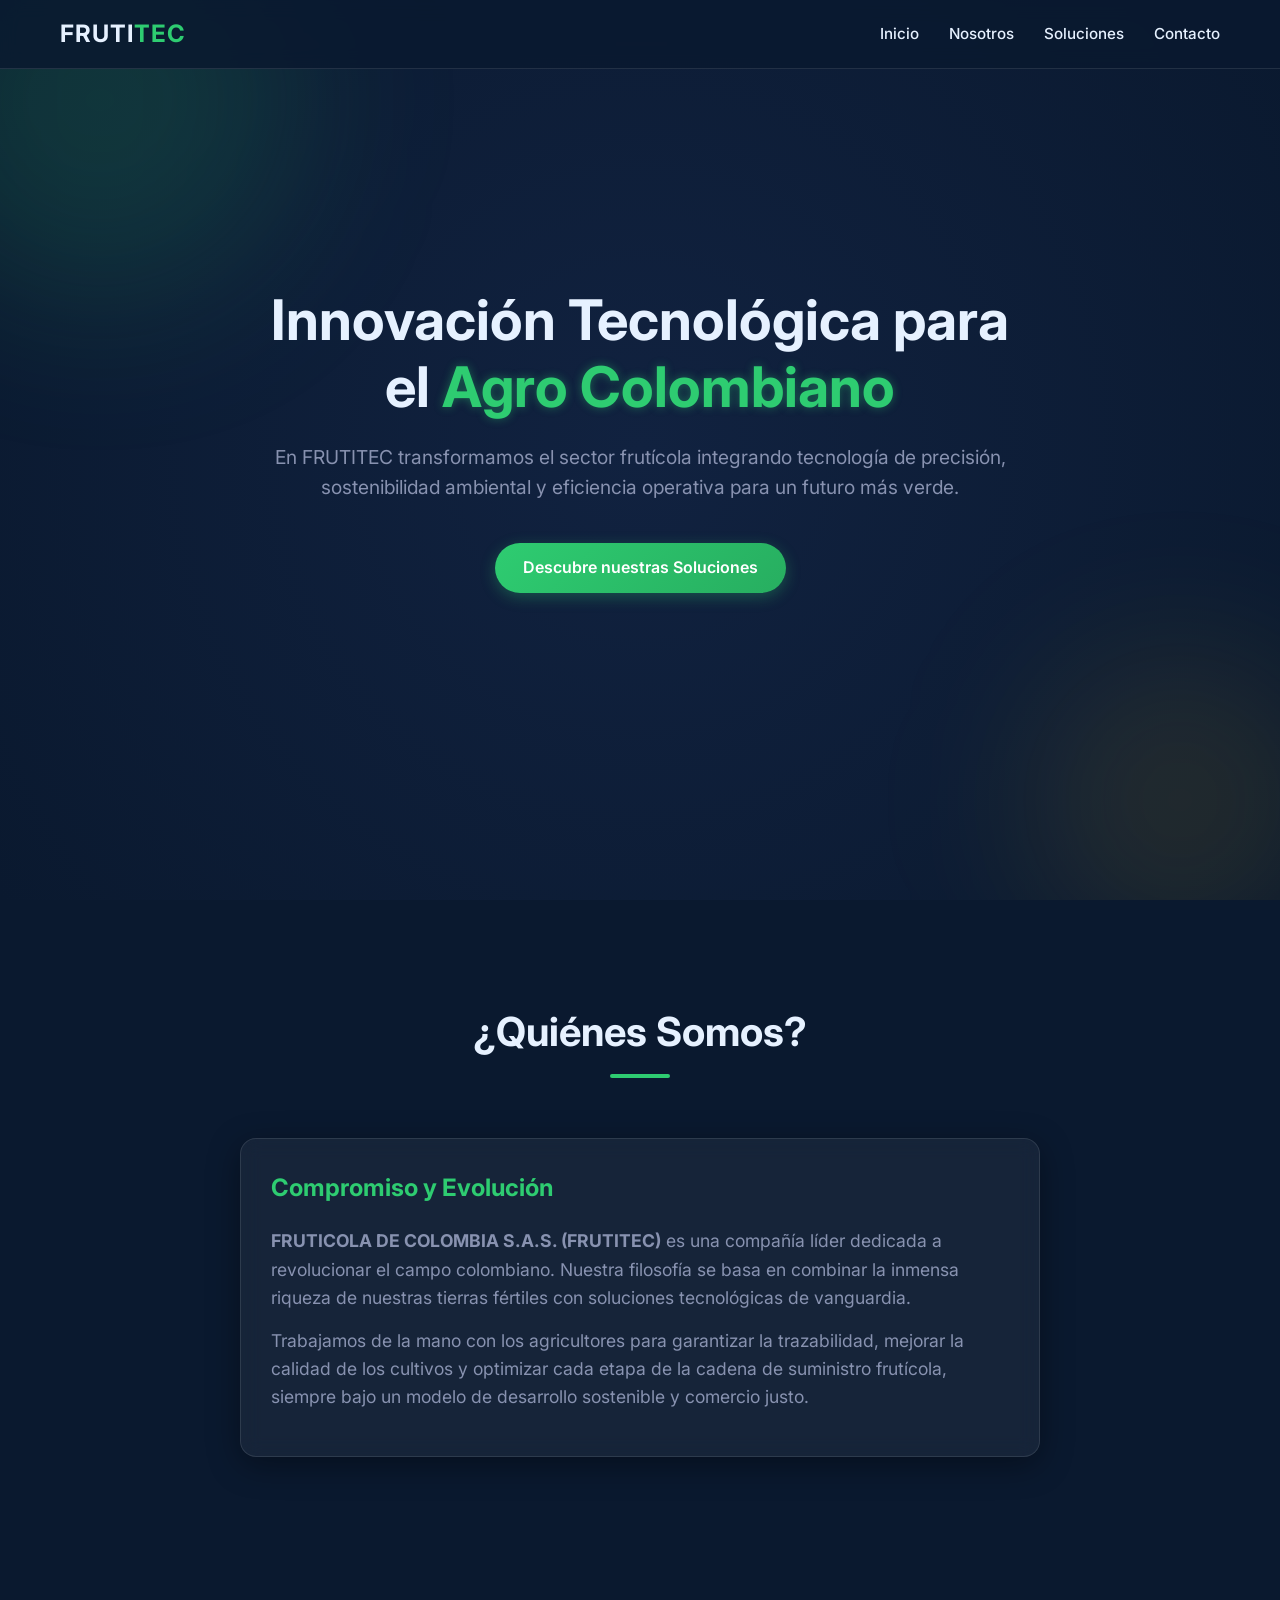
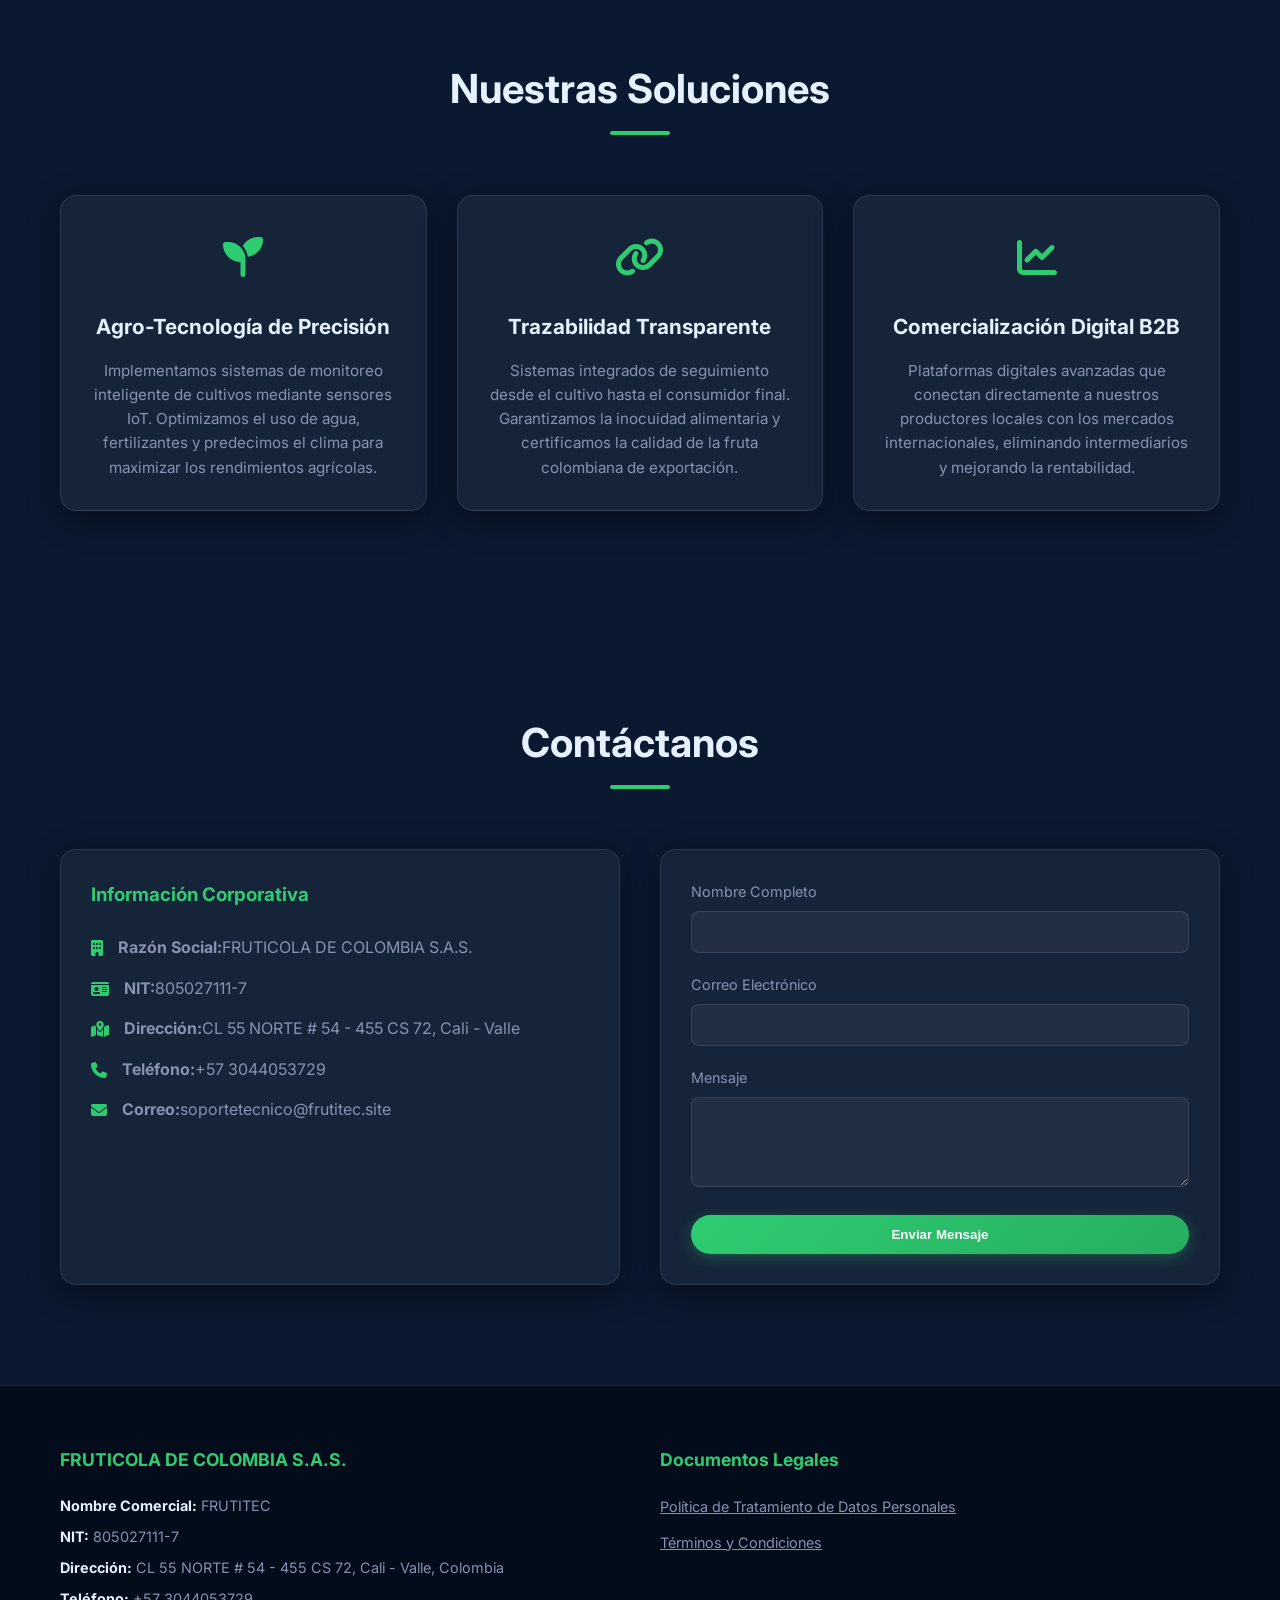
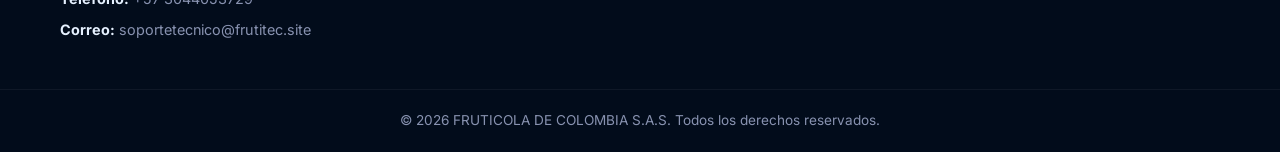
<file: index.html>
<!DOCTYPE html>
<html lang="es">
<head>
    <meta charset="UTF-8">
    <meta name="facebook-domain-verification" content="xbmbc6c5cqwfel8dx7g96ezmwm3538" />
    <meta name="viewport" content="width=device-width, initial-scale=1.0">
    <title>Frutitec - Tecnología e Innovación Agrícola</title>
    <meta name="description" content="FRUTICOLA DE COLOMBIA S.A.S. transforma el sector frutícola integrando tecnología, sostenibilidad y eficiencia.">
    <link rel="stylesheet" href="style.css">
    <!-- Google Fonts -->
    <link rel="preconnect" href="https://fonts.googleapis.com">
    <link rel="preconnect" href="https://fonts.gstatic.com" crossorigin>
    <link href="https://fonts.googleapis.com/css2?family=Inter:wght@300;400;600;700&display=swap" rel="stylesheet">
    <!-- FontAwesome for Icons -->
    <link rel="stylesheet" href="https://cdnjs.cloudflare.com/ajax/libs/font-awesome/6.4.0/css/all.min.css">
</head>
<body>

    <!-- Header / Nav -->
    <header>
        <div class="container nav-container">
            <div class="logo">FRUTI<span>TEC</span></div>
            <nav>
                <ul>
                    <li><a href="#hero">Inicio</a></li>
                    <li><a href="#nosotros">Nosotros</a></li>
                    <li><a href="#servicios">Soluciones</a></li>
                    <li><a href="#contacto">Contacto</a></li>
                </ul>
            </nav>
        </div>
    </header>

    <!-- Hero Section -->
    <section id="hero" class="hero">
        <div class="hero-content">
            <h1>Innovación Tecnológica para el <span class="highlight">Agro Colombiano</span></h1>
            <p>En FRUTITEC transformamos el sector frutícola integrando tecnología de precisión, sostenibilidad ambiental y eficiencia operativa para un futuro más verde.</p>
            <a href="#servicios" class="btn-primary">Descubre nuestras Soluciones</a>
        </div>
    </section>

    <!-- Nosotros Section -->
    <section id="nosotros" class="about">
        <div class="container">
            <div class="section-title">
                <h2>¿Quiénes Somos?</h2>
                <div class="divider"></div>
            </div>
            <div class="about-content">
                <div class="about-text glass-card">
                    <h3>Compromiso y Evolución</h3>
                    <p><strong>FRUTICOLA DE COLOMBIA S.A.S. (FRUTITEC)</strong> es una compañía líder dedicada a revolucionar el campo colombiano. Nuestra filosofía se basa en combinar la inmensa riqueza de nuestras tierras fértiles con soluciones tecnológicas de vanguardia.</p>
                    <p>Trabajamos de la mano con los agricultores para garantizar la trazabilidad, mejorar la calidad de los cultivos y optimizar cada etapa de la cadena de suministro frutícola, siempre bajo un modelo de desarrollo sostenible y comercio justo.</p>
                </div>
            </div>
        </div>
    </section>

    <!-- Servicios Section -->
    <section id="servicios" class="services">
        <div class="container">
            <div class="section-title">
                <h2>Nuestras Soluciones</h2>
                <div class="divider"></div>
            </div>
            <div class="services-grid">
                <!-- Tarjeta 1 -->
                <div class="service-card glass-card">
                    <div class="icon"><i class="fa-solid fa-seedling"></i></div>
                    <h3>Agro-Tecnología de Precisión</h3>
                    <p>Implementamos sistemas de monitoreo inteligente de cultivos mediante sensores IoT. Optimizamos el uso de agua, fertilizantes y predecimos el clima para maximizar los rendimientos agrícolas.</p>
                </div>
                <!-- Tarjeta 2 -->
                <div class="service-card glass-card">
                    <div class="icon"><i class="fa-solid fa-link"></i></div>
                    <h3>Trazabilidad Transparente</h3>
                    <p>Sistemas integrados de seguimiento desde el cultivo hasta el consumidor final. Garantizamos la inocuidad alimentaria y certificamos la calidad de la fruta colombiana de exportación.</p>
                </div>
                <!-- Tarjeta 3 -->
                <div class="service-card glass-card">
                    <div class="icon"><i class="fa-solid fa-chart-line"></i></div>
                    <h3>Comercialización Digital B2B</h3>
                    <p>Plataformas digitales avanzadas que conectan directamente a nuestros productores locales con los mercados internacionales, eliminando intermediarios y mejorando la rentabilidad.</p>
                </div>
            </div>
        </div>
    </section>

    <!-- Contacto Section -->
    <section id="contacto" class="contact">
        <div class="container">
            <div class="section-title">
                <h2>Contáctanos</h2>
                <div class="divider"></div>
            </div>
            <div class="contact-grid">
                <div class="contact-info glass-card">
                    <h3>Información Corporativa</h3>
                    <ul>
                        <li><i class="fa-solid fa-building"></i> <strong>Razón Social:</strong> FRUTICOLA DE COLOMBIA S.A.S.</li>
                        <li><i class="fa-solid fa-id-card"></i> <strong>NIT:</strong> 805027111-7</li>
                        <li><i class="fa-solid fa-map-location-dot"></i> <strong>Dirección:</strong> CL 55 NORTE # 54 - 455 CS 72, Cali - Valle</li>
                        <li><i class="fa-solid fa-phone"></i> <strong>Teléfono:</strong> +57 3044053729</li>
                        <li><i class="fa-solid fa-envelope"></i> <strong>Correo:</strong> soportetecnico@frutitec.site</li>
                    </ul>
                </div>
                <div class="contact-form glass-card">
                    <form action="#" method="POST" id="contactForm">
                        <div class="input-group">
                            <label for="name">Nombre Completo</label>
                            <input type="text" id="name" required>
                        </div>
                        <div class="input-group">
                            <label for="email">Correo Electrónico</label>
                            <input type="email" id="email" required>
                        </div>
                        <div class="input-group">
                            <label for="message">Mensaje</label>
                            <textarea id="message" rows="4" required></textarea>
                        </div>
                        <button type="submit" class="btn-primary w-100">Enviar Mensaje</button>
                    </form>
                </div>
            </div>
        </div>
    </section>

    <!-- Footer Institucional (Crítico Meta Business) -->
    <footer>
        <div class="container footer-container">
            <div class="footer-legal-info">
                <h4>FRUTICOLA DE COLOMBIA S.A.S.</h4>
                <p><strong>Nombre Comercial:</strong> FRUTITEC</p>
                <p><strong>NIT:</strong> 805027111-7</p>
                <p><strong>Dirección:</strong> CL 55 NORTE # 54 - 455 CS 72, Cali - Valle, Colombia</p>
                <p><strong>Teléfono:</strong> +57 3044053729</p>
                <p><strong>Correo:</strong> soportetecnico@frutitec.site</p>
            </div>
            <div class="footer-links">
                <h4>Documentos Legales</h4>
                <ul>
                    <li><button class="btn-link" onclick="openModal('privacidadModal')">Política de Tratamiento de Datos Personales</button></li>
                    <li><button class="btn-link" onclick="openModal('terminosModal')">Términos y Condiciones</button></li>
                </ul>
            </div>
        </div>
        <div class="footer-bottom">
            <p>&copy; 2026 FRUTICOLA DE COLOMBIA S.A.S. Todos los derechos reservados.</p>
        </div>
    </footer>

    <!-- MODALES LEGALES -->

    <!-- Modal Política de Privacidad -->
    <div id="privacidadModal" class="modal">
        <div class="modal-content glass-modal">
            <span class="close" onclick="closeModal('privacidadModal')">&times;</span>
            <h2>POLÍTICA DE TRATAMIENTO DE DATOS PERSONALES</h2>
            <div class="legal-text">
                <p><strong>1. RESPONSABLE DEL TRATAMIENTO:</strong><br>
                El responsable del tratamiento de los datos personales es <strong>FRUTICOLA DE COLOMBIA S.A.S.</strong>, identificada con NIT 805027111-7, con domicilio principal en la CL 55 NORTE # 54 - 455 CS 72, Cali - Valle, Colombia. Teléfono: +57 3044053729. Correo electrónico: soportetecnico@frutitec.site.</p>

                <p><strong>2. MARCO LEGAL:</strong><br>
                La presente política se rige bajo los parámetros establecidos en la Constitución Política de Colombia, la Ley 1581 de 2012 y sus decretos reglamentarios, garantizando el derecho constitucional que tienen todas las personas a conocer, actualizar y rectificar la información que se haya recogido sobre ellas en bases de datos o archivos.</p>

                <p><strong>3. FINALIDAD DEL TRATAMIENTO:</strong><br>
                Los datos personales recolectados a través de la página web www.frutitec.site serán utilizados estrictamente para las siguientes finalidades: a) Gestionar las consultas, solicitudes o requerimientos enviados a través del formulario de contacto; b) Proveer información comercial y técnica sobre las soluciones en tecnología e innovación agrícola de FRUTITEC; c) Dar cumplimiento a obligaciones legales y contractuales; d) Fines administrativos y estadísticos internos.</p>

                <p><strong>4. DERECHOS DE LOS TITULARES (DERECHOS ARCO):</strong><br>
                El titular de los datos personales tiene derecho a: a) Conocer, actualizar y rectificar sus datos personales frente a FRUTICOLA DE COLOMBIA S.A.S.; b) Solicitar prueba de la autorización otorgada; c) Ser informado respecto del uso que se le ha dado a sus datos; d) Presentar ante la Superintendencia de Industria y Comercio quejas por infracciones a la Ley 1581 de 2012; e) Revocar la autorización y/o solicitar la supresión del dato.</p>

                <p><strong>5. MECANISMOS PARA EL EJERCICIO DE DERECHOS:</strong><br>
                Para ejercer sus derechos, el titular podrá enviar una comunicación escrita al correo electrónico soportetecnico@frutitec.site o dirigirse a la dirección física CL 55 NORTE # 54 - 455 CS 72, Cali - Valle.</p>
            </div>
        </div>
    </div>

    <!-- Modal Términos y Condiciones -->
    <div id="terminosModal" class="modal">
        <div class="modal-content glass-modal">
            <span class="close" onclick="closeModal('terminosModal')">&times;</span>
            <h2>TÉRMINOS Y CONDICIONES DE USO</h2>
            <div class="legal-text">
                <p><strong>1. ACEPTACIÓN DE TÉRMINOS:</strong><br>
                Al acceder y utilizar el sitio web www.frutitec.site (en adelante "El Sitio"), usted acepta estar sujeto a los presentes Términos y Condiciones. El Sitio es operado y es propiedad exclusiva de <strong>FRUTICOLA DE COLOMBIA S.A.S.</strong>, con NIT 805027111-7 y domicilio en Cali, Colombia.</p>

                <p><strong>2. USO DEL SITIO WEB:</strong><br>
                El usuario se compromete a hacer un uso adecuado y lícito de los contenidos y servicios de El Sitio, de conformidad con la legislación aplicable en la República de Colombia. Queda estrictamente prohibido cualquier uso del sitio con fines ilícitos o lesivos contra FRUTICOLA DE COLOMBIA S.A.S. o cualquier tercero.</p>

                <p><strong>3. PROPIEDAD INTELECTUAL:</strong><br>
                Todos los contenidos, marcas, logos, diseños, software, textos, imágenes y demás elementos de El Sitio son propiedad intelectual de FRUTICOLA DE COLOMBIA S.A.S. y están protegidos por las leyes colombianas y los tratados internacionales de derechos de autor. Queda prohibida su reproducción, distribución, comunicación pública y transformación sin autorización expresa de la empresa.</p>

                <p><strong>4. LIMITACIÓN DE RESPONSABILIDAD:</strong><br>
                FRUTICOLA DE COLOMBIA S.A.S. no se hace responsable por los daños o perjuicios que puedan derivarse de interferencias, omisiones, interrupciones, virus informáticos o desconexiones en el funcionamiento del sistema electrónico del usuario. La información sobre servicios agrícolas y tecnología se proporciona a título informativo corporativo.</p>

                <p><strong>5. JURISDICCIÓN Y LEY APLICABLE:</strong><br>
                Los presentes Términos y Condiciones se regirán e interpretarán de acuerdo con las leyes de la República de Colombia. Cualquier controversia que surja en relación con este sitio web será sometida a la jurisdicción de los jueces y tribunales competentes en la ciudad de Cali, Valle del Cauca.</p>

                <p><strong>6. MODIFICACIONES:</strong><br>
                La empresa se reserva el derecho de modificar estos términos en cualquier momento. Las modificaciones entrarán en vigor inmediatamente después de su publicación en este sitio web.</p>
            </div>
        </div>
    </div>

    <script src="script.js"></script>
</body>
</html>
</file>
<file: style.css>
/* Variables and Global Settings */
:root {
    --primary-color: #2ECC71; /* Vibrant green */
    --secondary-color: #27AE60; /* Deep green */
    --accent-color: #F1C40F; /* Fruit/sun accent */
    --bg-dark: #0A192F; /* Deep tech background */
    --text-light: #E6F1FF;
    --text-muted: #8892B0;
    --glass-bg: rgba(255, 255, 255, 0.05);
    --glass-border: rgba(255, 255, 255, 0.1);
    --glass-shadow: 0 8px 32px 0 rgba(0, 0, 0, 0.37);
    --transition: all 0.3s cubic-bezier(0.25, 0.8, 0.25, 1);
}

* {
    margin: 0;
    padding: 0;
    box-sizing: border-box;
}

body {
    font-family: 'Inter', sans-serif;
    background-color: var(--bg-dark);
    color: var(--text-light);
    line-height: 1.6;
    overflow-x: hidden;
}

/* Utilities */
.container {
    max-width: 1200px;
    margin: 0 auto;
    padding: 0 20px;
}

.highlight {
    color: var(--primary-color);
    text-shadow: 0 0 10px rgba(46, 204, 113, 0.4);
}

.w-100 {
    width: 100%;
}

/* Buttons */
.btn-primary {
    display: inline-block;
    padding: 12px 28px;
    background: linear-gradient(135deg, var(--primary-color), var(--secondary-color));
    color: #fff;
    text-decoration: none;
    border-radius: 30px;
    font-weight: 600;
    border: none;
    cursor: pointer;
    transition: var(--transition);
    box-shadow: 0 4px 15px rgba(46, 204, 113, 0.3);
}

.btn-primary:hover {
    transform: translateY(-2px);
    box-shadow: 0 6px 20px rgba(46, 204, 113, 0.5);
}

.btn-link {
    background: none;
    border: none;
    color: var(--text-muted);
    cursor: pointer;
    text-decoration: underline;
    font-family: inherit;
    font-size: 0.9rem;
    transition: var(--transition);
}

.btn-link:hover {
    color: var(--primary-color);
}

/* Glassmorphism Classes */
.glass-card {
    background: var(--glass-bg);
    backdrop-filter: blur(10px);
    -webkit-backdrop-filter: blur(10px);
    border: 1px solid var(--glass-border);
    border-radius: 16px;
    box-shadow: var(--glass-shadow);
    padding: 30px;
    transition: var(--transition);
}

.glass-card:hover {
    transform: translateY(-5px);
    border-color: rgba(46, 204, 113, 0.3);
    box-shadow: 0 10px 40px rgba(0, 0, 0, 0.5);
}

/* Header */
header {
    position: fixed;
    top: 0;
    width: 100%;
    z-index: 1000;
    background: rgba(10, 25, 47, 0.85);
    backdrop-filter: blur(10px);
    border-bottom: 1px solid var(--glass-border);
    padding: 15px 0;
}

.nav-container {
    display: flex;
    justify-content: space-between;
    align-items: center;
}

.logo {
    font-size: 1.5rem;
    font-weight: 700;
    letter-spacing: 1px;
}

.logo span {
    color: var(--primary-color);
}

nav ul {
    list-style: none;
    display: flex;
    gap: 30px;
}

nav a {
    color: var(--text-light);
    text-decoration: none;
    font-size: 0.95rem;
    font-weight: 500;
    transition: var(--transition);
}

nav a:hover {
    color: var(--primary-color);
}

/* Hero Section */
.hero {
    min-height: 100vh;
    display: flex;
    align-items: center;
    justify-content: center;
    text-align: center;
    padding-top: 80px;
    background: radial-gradient(circle at center, #112240 0%, var(--bg-dark) 100%);
    position: relative;
    overflow: hidden;
}

/* Abstract circles for Hero background */
.hero::before, .hero::after {
    content: '';
    position: absolute;
    border-radius: 50%;
    filter: blur(80px);
    z-index: 0;
}

.hero::before {
    width: 400px;
    height: 400px;
    background: rgba(46, 204, 113, 0.15);
    top: -100px;
    left: -100px;
}

.hero::after {
    width: 300px;
    height: 300px;
    background: rgba(241, 196, 15, 0.1);
    bottom: -50px;
    right: -50px;
}

.hero-content {
    max-width: 800px;
    position: relative;
    z-index: 1;
    padding: 0 20px;
}

.hero h1 {
    font-size: 3.5rem;
    margin-bottom: 20px;
    line-height: 1.2;
}

.hero p {
    font-size: 1.2rem;
    color: var(--text-muted);
    margin-bottom: 40px;
}

/* General Sections */
section {
    padding: 100px 0;
}

.section-title {
    text-align: center;
    margin-bottom: 60px;
}

.section-title h2 {
    font-size: 2.5rem;
    margin-bottom: 10px;
}

.divider {
    height: 4px;
    width: 60px;
    background: var(--primary-color);
    margin: 0 auto;
    border-radius: 2px;
}

/* About Section */
.about {
    background-color: var(--bg-dark);
}

.about-content {
    max-width: 800px;
    margin: 0 auto;
}

.about-text h3 {
    color: var(--primary-color);
    margin-bottom: 20px;
    font-size: 1.5rem;
}

.about-text p {
    color: var(--text-muted);
    margin-bottom: 15px;
    font-size: 1.1rem;
}

/* Services Section */
.services-grid {
    display: grid;
    grid-template-columns: repeat(auto-fit, minmax(300px, 1fr));
    gap: 30px;
}

.service-card {
    text-align: center;
}

.service-card .icon {
    font-size: 2.5rem;
    color: var(--primary-color);
    margin-bottom: 20px;
}

.service-card h3 {
    margin-bottom: 15px;
    font-size: 1.3rem;
}

.service-card p {
    color: var(--text-muted);
    font-size: 0.95rem;
}

/* Contact Section */
.contact-grid {
    display: grid;
    grid-template-columns: 1fr 1fr;
    gap: 40px;
}

.contact-info h3 {
    margin-bottom: 25px;
    color: var(--primary-color);
}

.contact-info ul {
    list-style: none;
}

.contact-info li {
    margin-bottom: 15px;
    color: var(--text-muted);
    display: flex;
    align-items: flex-start;
}

.contact-info i {
    color: var(--primary-color);
    margin-right: 15px;
    margin-top: 5px;
}

.contact-form form {
    display: flex;
    flex-direction: column;
    gap: 20px;
}

.input-group label {
    display: block;
    margin-bottom: 8px;
    font-size: 0.9rem;
    color: var(--text-muted);
}

.input-group input,
.input-group textarea {
    width: 100%;
    padding: 12px 15px;
    border-radius: 8px;
    background: rgba(255, 255, 255, 0.05);
    border: 1px solid var(--glass-border);
    color: var(--text-light);
    font-family: inherit;
    transition: var(--transition);
}

.input-group input:focus,
.input-group textarea:focus {
    outline: none;
    border-color: var(--primary-color);
    background: rgba(255, 255, 255, 0.1);
}

/* Footer (Critical for Meta) */
footer {
    background: #020c1b;
    padding: 60px 0 20px 0;
    border-top: 1px solid var(--glass-border);
}

.footer-container {
    display: grid;
    grid-template-columns: repeat(auto-fit, minmax(300px, 1fr));
    gap: 40px;
    margin-bottom: 40px;
}

.footer-legal-info h4, .footer-links h4 {
    color: var(--primary-color);
    margin-bottom: 20px;
    font-size: 1.1rem;
}

.footer-legal-info p {
    color: var(--text-muted);
    font-size: 0.9rem;
    margin-bottom: 8px;
}

.footer-legal-info p strong {
    color: var(--text-light);
}

.footer-links ul {
    list-style: none;
}

.footer-links li {
    margin-bottom: 10px;
}

.footer-bottom {
    text-align: center;
    padding-top: 20px;
    border-top: 1px solid rgba(255,255,255,0.05);
    color: var(--text-muted);
    font-size: 0.85rem;
}

/* Modals */
.modal {
    display: none;
    position: fixed;
    z-index: 2000;
    left: 0;
    top: 0;
    width: 100%;
    height: 100%;
    background-color: rgba(10, 25, 47, 0.8);
    backdrop-filter: blur(5px);
    overflow: auto;
}

.modal-content {
    margin: 5% auto;
    max-width: 800px;
    position: relative;
    padding: 40px;
}

.close {
    color: var(--text-muted);
    float: right;
    font-size: 28px;
    font-weight: bold;
    cursor: pointer;
    transition: var(--transition);
}

.close:hover,
.close:focus {
    color: var(--primary-color);
    text-decoration: none;
}

.modal-content h2 {
    color: var(--primary-color);
    margin-bottom: 25px;
    border-bottom: 1px solid var(--glass-border);
    padding-bottom: 15px;
}

.legal-text {
    color: var(--text-muted);
    line-height: 1.7;
    font-size: 0.95rem;
}

.legal-text p {
    margin-bottom: 20px;
}

.legal-text strong {
    color: var(--text-light);
}

/* Responsive */
@media (max-width: 768px) {
    .hero h1 {
        font-size: 2.5rem;
    }
    
    .contact-grid {
        grid-template-columns: 1fr;
    }
    
    nav ul {
        display: none; /* simple mobile hide for now, could add hamburger */
    }
}
</file>
